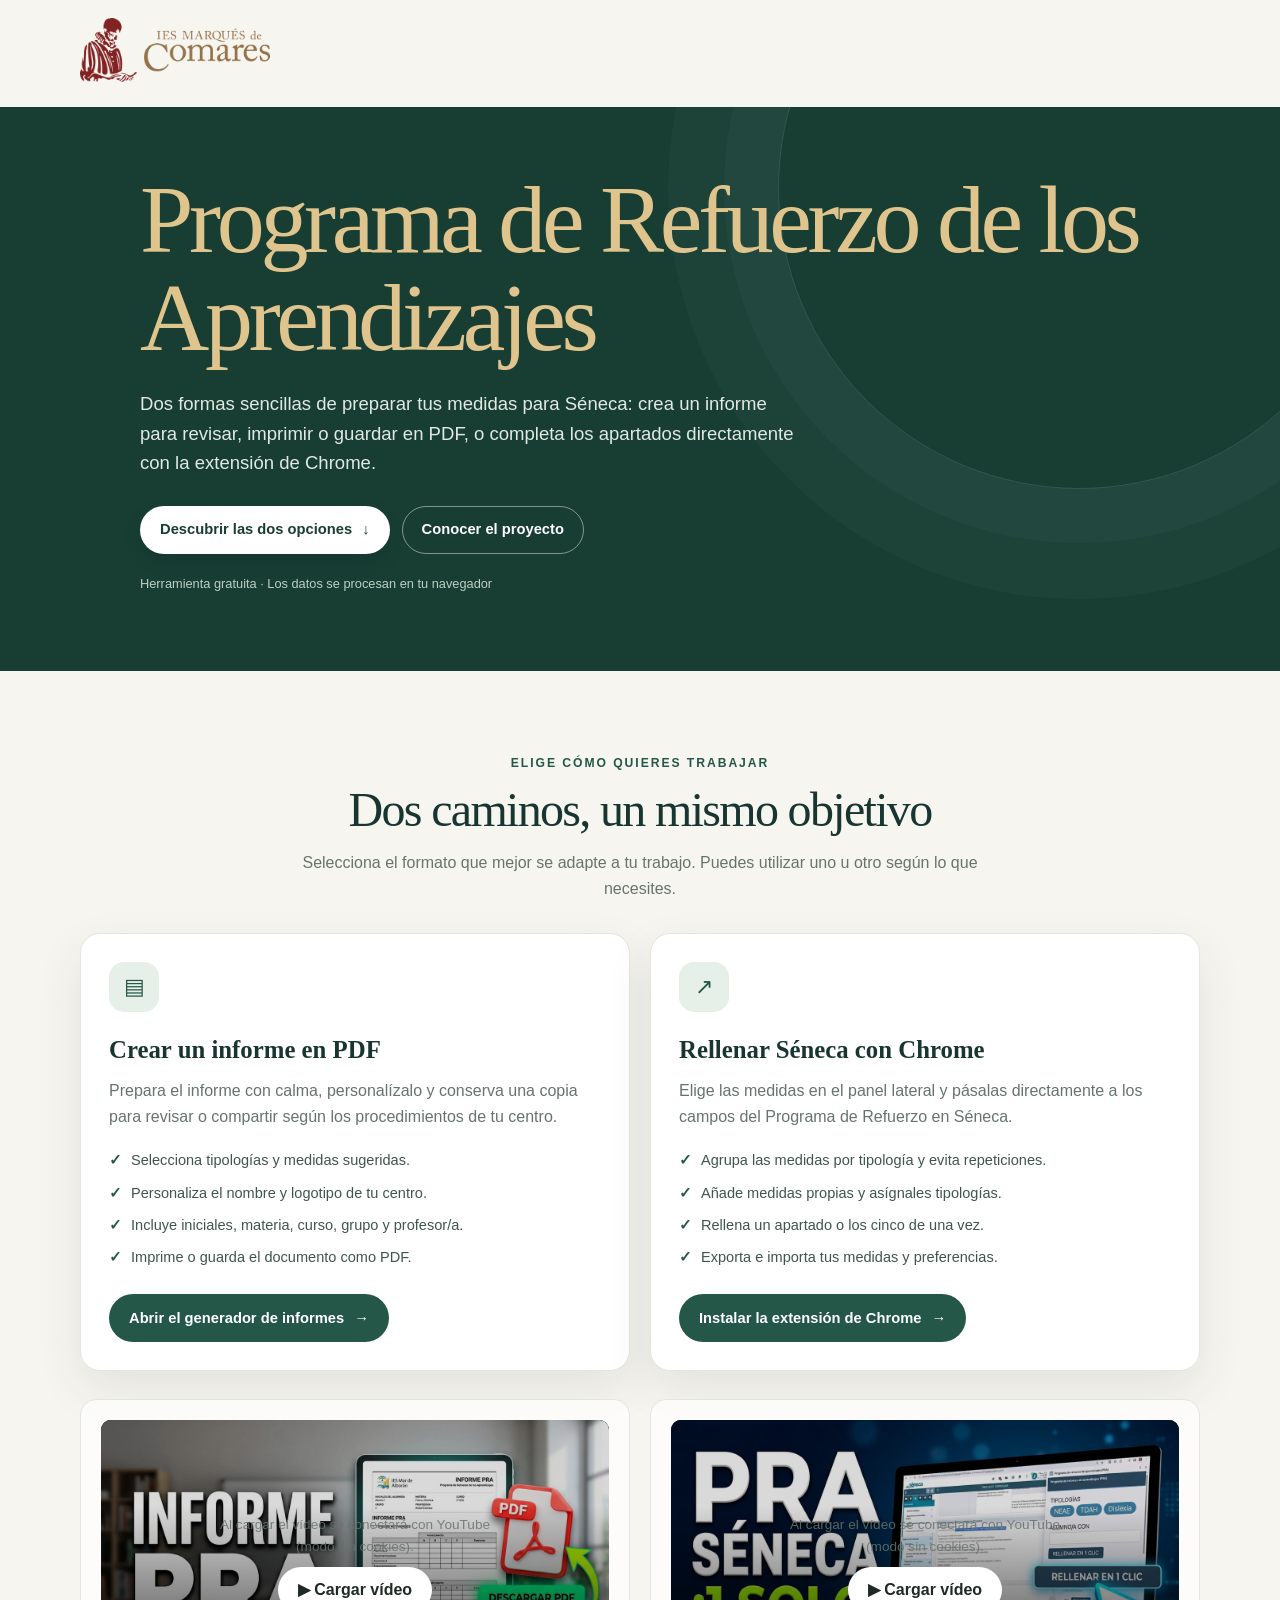
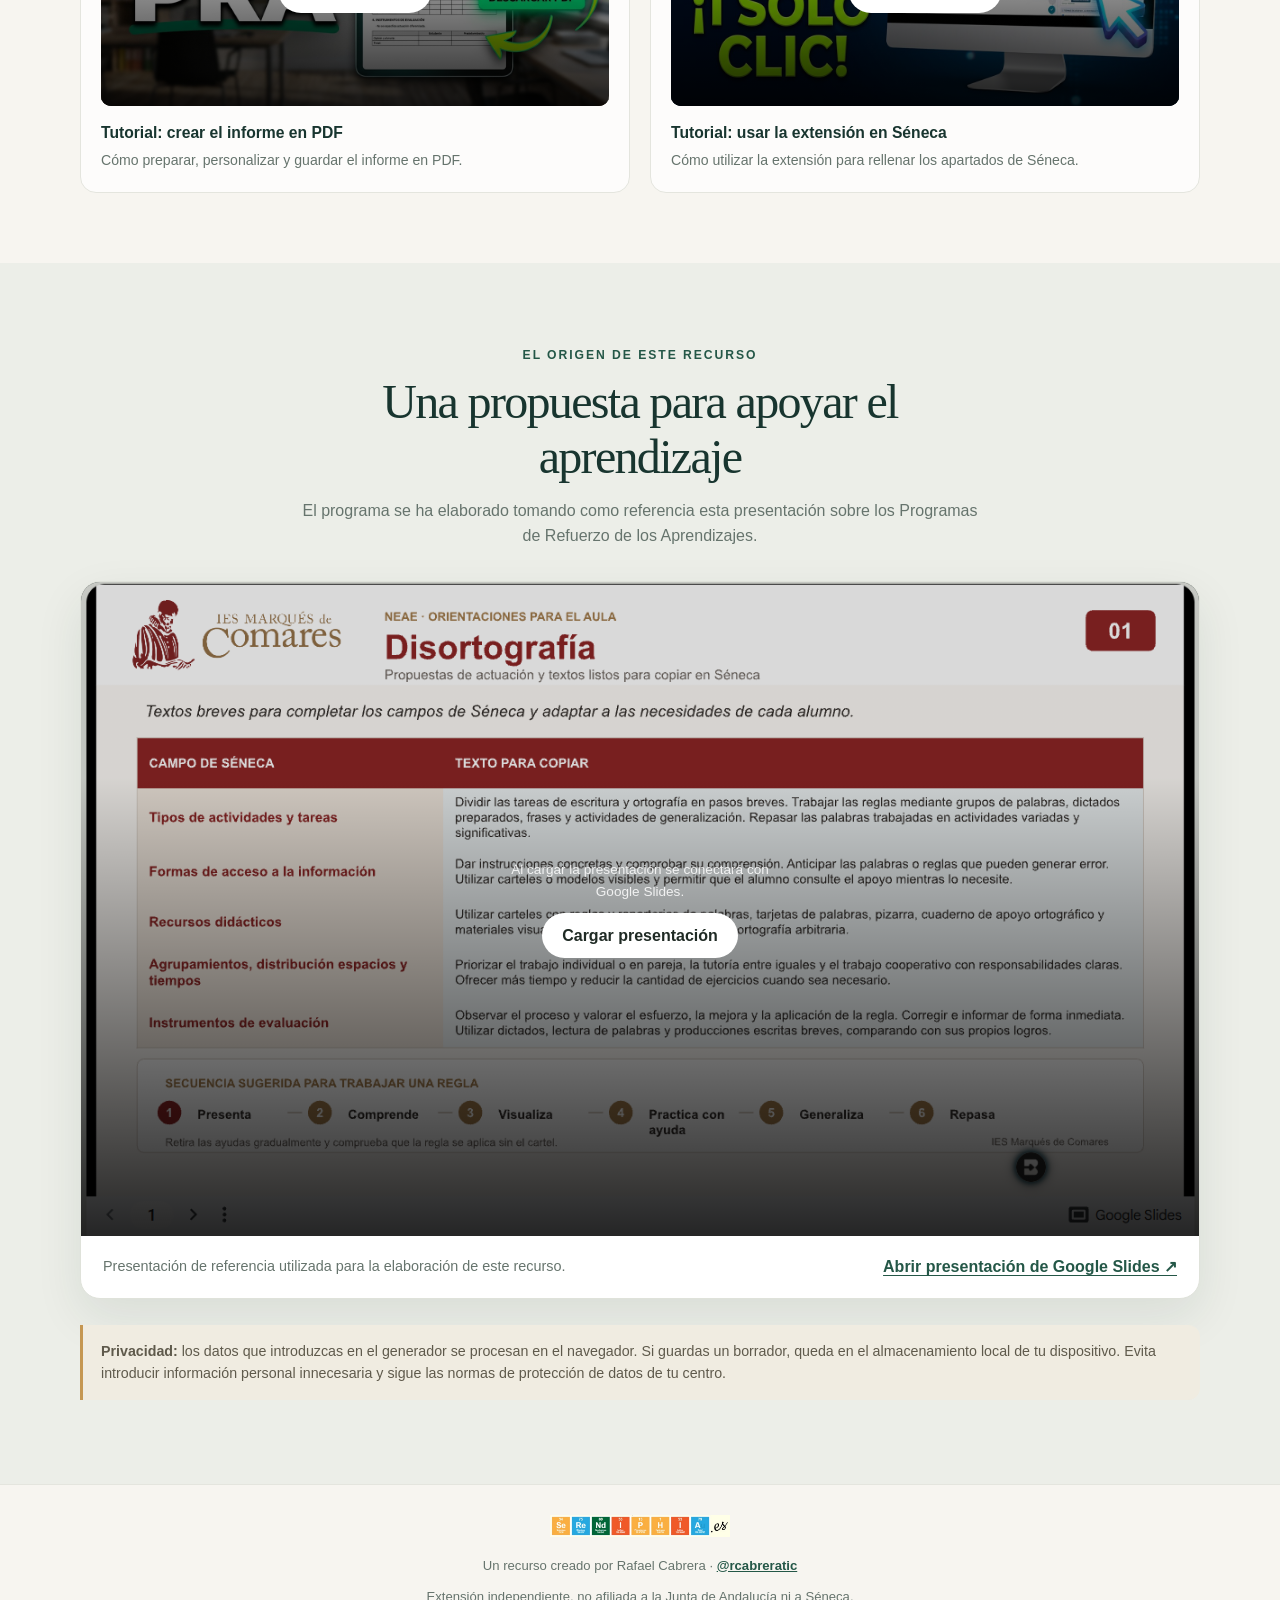
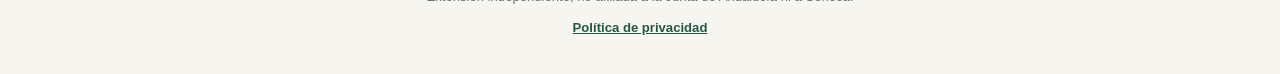
<file: index.html>
<!DOCTYPE html>
<html lang="es">
<head>
  <meta charset="UTF-8">
  <meta name="viewport" content="width=device-width, initial-scale=1">
  <meta name="theme-color" content="#f7f5f0">
  <meta name="description" content="Prepara los Programas de Refuerzo de los Aprendizajes: crea informes en PDF o rellena Séneca con la extensión PRA.">
  <title>Programas de Refuerzo de los Aprendizajes · PRA</title>
  <style>
    :root {
      color-scheme: light;
      --ink: #18352f;
      --muted: #66746d;
      --green: #245747;
      --green-dark: #183e34;
      --green-soft: #e7efe9;
      --gold: #c59752;
      --paper: #f7f5f0;
      --white: #fff;
      --line: #e4e5de;
      --shadow: 0 18px 48px rgba(24, 53, 47, .09);
      font-family: Inter, "Segoe UI", Arial, sans-serif;
      scroll-behavior: smooth;
    }

    * { box-sizing: border-box; }
    body { margin: 0; background: var(--paper); color: var(--ink); line-height: 1.6; }
    a { color: inherit; }
    img { max-width: 100%; }
    .wrap { width: min(1120px, calc(100% - 40px)); margin-inline: auto; }
    .topbar { padding: 18px 0; }
    .brand { display: inline-flex; align-items: center; gap: 14px; text-decoration: none; }
    .brand img { width: 190px; max-height: 68px; object-fit: contain; object-position: left center; }
    .hero { position: relative; overflow: hidden; padding: 64px 0 76px; background: var(--green-dark); color: var(--white); }
    .hero::after { position: absolute; top: -220px; right: -100px; width: 600px; height: 600px; border: 1px solid rgba(255,255,255,.12); border-radius: 50%; content: ""; box-shadow: 0 0 0 54px rgba(255,255,255,.025), 0 0 0 110px rgba(255,255,255,.025); pointer-events: none; }
    .hero-content { position: relative; z-index: 1; max-width: 1000px; }
    .eyebrow { margin: 0 0 16px; color: #dfc58d; font-size: .76rem; font-weight: 750; letter-spacing: .16em; text-transform: uppercase; }
    h1 { max-width: 1000px; margin: 0; color: #dfc58d; font-family: Georgia, "Times New Roman", serif; font-size: clamp(3rem, 7.5vw, 6rem); font-weight: 500; letter-spacing: -.045em; line-height: 1.02; }
    .hero-copy { max-width: 660px; margin: 22px 0 28px; color: #e1e9e3; font-size: clamp(1rem, 2vw, 1.16rem); }
    .button { display: inline-flex; min-height: 48px; align-items: center; justify-content: center; gap: 10px; border: 1px solid transparent; border-radius: 999px; padding: 11px 19px; font: inherit; font-size: .92rem; font-weight: 700; text-decoration: none; transition: transform .18s ease, background .18s ease, box-shadow .18s ease; }
    .button:hover { transform: translateY(-2px); }
    .button-light { background: var(--white); color: var(--green-dark); box-shadow: 0 8px 18px rgba(0,0,0,.12); }
    .button-outline { border-color: rgba(255,255,255,.45); color: var(--white); }
    .hero-actions { display: flex; flex-wrap: wrap; gap: 12px; }
    .hero-note { margin: 20px 0 0; color: #bfcfc4; font-size: .8rem; }
    .section { padding: 70px 0; }
    .section-heading { max-width: 680px; margin: 0 auto 32px; text-align: center; }
    .section-heading .eyebrow { margin-bottom: 9px; color: var(--green); }
    h2 { margin: 0; font-family: Georgia, "Times New Roman", serif; font-size: clamp(2rem, 4vw, 3rem); font-weight: 500; letter-spacing: -.035em; line-height: 1.15; }
    .section-heading p { margin: 13px 0 0; color: var(--muted); }
    .options { display: grid; grid-template-columns: repeat(2, minmax(0, 1fr)); gap: 20px; }
    .option-card { display: flex; min-height: 100%; flex-direction: column; border: 1px solid var(--line); border-radius: 20px; background: var(--white); padding: 28px; box-shadow: var(--shadow); }
    .option-icon { display: grid; width: 50px; height: 50px; place-items: center; border-radius: 15px; background: var(--green-soft); color: var(--green); font-size: 1.35rem; }
    .option-card h3 { margin: 18px 0 8px; font-family: Georgia, "Times New Roman", serif; font-size: 1.55rem; font-weight: 600; }
    .option-card p { margin: 0; color: var(--muted); }
    .option-card ul { display: grid; gap: 9px; margin: 20px 0 25px; padding: 0; list-style: none; color: #40554c; font-size: .91rem; }
    .option-card li { display: flex; gap: 9px; align-items: flex-start; }
    .option-card li::before { content: "✓"; color: var(--green); font-weight: 800; }
    .option-card .button { width: fit-content; margin-top: auto; }
    .button-green { background: var(--green); color: var(--white); }
    .button-green:hover { background: var(--green-dark); }
    .video-row { display: grid; grid-template-columns: repeat(2, minmax(0, 1fr)); gap: 20px; margin-top: 28px; }
    .video-card { display: block; border: 1px solid var(--line); border-radius: 16px; background: rgba(255,255,255,.72); padding: 20px; }
    .video-frame { position: relative; aspect-ratio: 16 / 9; margin-bottom: 14px; overflow: hidden; border-radius: 10px; background: #000; }
    .video-frame iframe { position: absolute; inset: 0; width: 100%; height: 100%; border: 0; }
    .video-icon { display: grid; width: 42px; height: 42px; flex: 0 0 auto; place-items: center; border-radius: 50%; background: #f8e8e5; color: #a64235; font-size: 1rem; }
    .video-card h3 { margin: 0 0 4px; font-size: .98rem; }
    .video-card p { margin: 0; color: var(--muted); font-size: .88rem; }
    .presentation { background: #eceee8; }
    .embed-gate { position: absolute; inset: 0; display: flex; flex-direction: column; align-items: center; justify-content: center; gap: 10px; padding: 16px; text-align: center; background: #1f2a24; color: #fff; }
    .embed-gate { background: #1f2a24 var(--thumb, none) center / cover no-repeat; }
    .embed-gate::before { content: ""; position: absolute; inset: 0; background: linear-gradient(to top, rgba(0,0,0,.85), rgba(0,0,0,.15) 70%); }
    .embed-gate > * { position: relative; }
    .embed-gate p { margin: 0; font-size: .85rem; max-width: 36ch; opacity: .85; }
    .embed-gate button { cursor: pointer; border: 0; border-radius: 999px; padding: 10px 20px; font: inherit; font-weight: 700; background: #fff; color: #1f2a24; }
    .embed-gate button:focus-visible { outline: 3px solid #8fd19e; outline-offset: 2px; }
    .presentation-embed { position: relative; aspect-ratio: 1280 / 749; min-height: 300px; }
    .presentation-embed iframe { position: absolute; inset: 0; width: 100%; height: 100%; border: 0; }
    .presentation-panel { overflow: hidden; border: 1px solid #dfe2da; border-radius: 20px; background: var(--white); box-shadow: var(--shadow); }
    .presentation-frame { width: 100%; aspect-ratio: 1280 / 749; min-height: 300px; border: 0; display: block; background: #e8ebe5; }
    .presentation-caption { display: flex; flex-wrap: wrap; align-items: center; justify-content: space-between; gap: 14px; padding: 18px 22px; }
    .presentation-caption p { margin: 0; color: var(--muted); font-size: .9rem; }
    .text-link { color: var(--green); font-weight: 700; text-decoration-thickness: 1px; text-underline-offset: 3px; }
    .privacy-note { margin-top: 26px; border-left: 3px solid var(--gold); border-radius: 0 12px 12px 0; background: #f0ece1; padding: 15px 18px; color: #5f5a4c; font-size: .89rem; }
    footer { padding: 30px 0 36px; border-top: 1px solid var(--line); text-align: center; }
    footer img { width: 180px; max-height: 82px; object-fit: contain; }
    footer p { margin: 10px 0 0; color: var(--muted); font-size: .82rem; }
    footer a { color: var(--green); font-weight: 650; }
    :focus-visible { outline: 3px solid #d7ae65; outline-offset: 3px; }

    @media (max-width: 700px) {
      .wrap { width: min(100% - 28px, 520px); }
      .topbar { padding: 13px 0; }
      .brand img { width: 150px; }
      .hero { padding: 48px 0 56px; }
      .section { padding: 54px 0; }
      .options, .video-row { grid-template-columns: 1fr; }
      .option-card { padding: 24px; }
      .presentation-frame { min-height: 240px; }
      .presentation-caption { align-items: flex-start; flex-direction: column; padding: 16px; }
    }

    @media (prefers-reduced-motion: reduce) {
      *, *::before, *::after { scroll-behavior: auto !important; transition-duration: .01ms !important; }
    }
  </style>
</head>
<body>
  <header class="topbar">
    <div class="wrap">
      <a class="brand" href="./index.html" aria-label="PRA, inicio">
        <img src="./Logo_Comares_Color_Horizontal%20(1).png" alt="IES Marqués de Comares">
      </a>
    </div>
  </header>

  <main>
    <section class="hero">
      <div class="wrap hero-content">
        <h1>Programa de Refuerzo de los Aprendizajes</h1>
        <p class="hero-copy">Dos formas sencillas de preparar tus medidas para Séneca: crea un informe para revisar, imprimir o guardar en PDF, o completa los apartados directamente con la extensión de Chrome.</p>
        <div class="hero-actions">
          <a class="button button-light" href="#opciones">Descubrir las dos opciones <span aria-hidden="true">↓</span></a>
          <a class="button button-outline" href="#presentacion">Conocer el proyecto</a>
        </div>
        <p class="hero-note">Herramienta gratuita · Los datos se procesan en tu navegador</p>
      </div>
    </section>

    <section class="section" id="opciones">
      <div class="wrap">
        <div class="section-heading">
          <p class="eyebrow">Elige cómo quieres trabajar</p>
          <h2>Dos caminos, un mismo objetivo</h2>
          <p>Selecciona el formato que mejor se adapte a tu trabajo. Puedes utilizar uno u otro según lo que necesites.</p>
        </div>

        <div class="options">
          <article class="option-card">
            <div class="option-icon" aria-hidden="true">▤</div>
            <h3>Crear un informe en PDF</h3>
            <p>Prepara el informe con calma, personalízalo y conserva una copia para revisar o compartir según los procedimientos de tu centro.</p>
            <ul>
              <li>Selecciona tipologías y medidas sugeridas.</li>
              <li>Personaliza el nombre y logotipo de tu centro.</li>
              <li>Incluye iniciales, materia, curso, grupo y profesor/a.</li>
              <li>Imprime o guarda el documento como PDF.</li>
            </ul>
            <a class="button button-green" href="./generador.html">Abrir el generador de informes <span aria-hidden="true">→</span></a>
          </article>

          <article class="option-card">
            <div class="option-icon" aria-hidden="true">↗</div>
            <h3>Rellenar Séneca con Chrome</h3>
            <p>Elige las medidas en el panel lateral y pásalas directamente a los campos del Programa de Refuerzo en Séneca.</p>
            <ul>
              <li>Agrupa las medidas por tipología y evita repeticiones.</li>
              <li>Añade medidas propias y asígnales tipologías.</li>
              <li>Rellena un apartado o los cinco de una vez.</li>
              <li>Exporta e importa tus medidas y preferencias.</li>
            </ul>
            <a class="button button-green" href="https://chromewebstore.google.com/detail/npcffficjgiapmabbjfcmpeaoklkjbod?utm_source=item-share-cb" target="_blank" rel="noopener noreferrer">Instalar la extensión de Chrome <span aria-hidden="true">→</span></a>
          </article>
        </div>

        <div class="video-row" aria-label="Tutoriales en vídeo">
          <article class="video-card">
            <div class="video-frame" data-embed="https://www.youtube-nocookie.com/embed/Iz-auj3436E?autoplay=1" data-title="Tutorial: crear el informe en PDF" data-allow="autoplay; clipboard-write; encrypted-media; picture-in-picture; web-share">
              <div class="embed-gate" style="--thumb: url('./video-Iz-auj3436E.jpg')"><p>Al cargar el vídeo se conectará con YouTube (modo sin cookies).</p><button type="button">▶ Cargar vídeo</button></div>
            </div>
            <h3>Tutorial: crear el informe en PDF</h3>
            <p>Cómo preparar, personalizar y guardar el informe en PDF.</p>
          </article>
          <article class="video-card">
            <div class="video-frame" data-embed="https://www.youtube-nocookie.com/embed/8TZUcsEJghQ?autoplay=1" data-title="Tutorial: usar la extensión en Séneca" data-allow="autoplay; clipboard-write; encrypted-media; picture-in-picture; web-share">
              <div class="embed-gate" style="--thumb: url('./video-8TZUcsEJghQ.jpg')"><p>Al cargar el vídeo se conectará con YouTube (modo sin cookies).</p><button type="button">▶ Cargar vídeo</button></div>
            </div>
            <h3>Tutorial: usar la extensión en Séneca</h3>
            <p>Cómo utilizar la extensión para rellenar los apartados de Séneca.</p>
          </article>
        </div>
      </div>
    </section>

    <section class="section presentation" id="presentacion">
      <div class="wrap">
        <div class="section-heading">
          <p class="eyebrow">El origen de este recurso</p>
          <h2>Una propuesta para apoyar el aprendizaje</h2>
          <p>El programa se ha elaborado tomando como referencia esta presentación sobre los Programas de Refuerzo de los Aprendizajes.</p>
        </div>
        <div class="presentation-panel">
          <div class="presentation-embed" data-embed="https://docs.google.com/presentation/d/e/2PACX-1vTUOOKJ-Lp1gvB6zQZunNJ0k4Qh9GipNycrqe0082Oa21IdQi79-sjpCJOsLf9EA9wyCY4RcBlQVU7k/pubembed?start=false&amp;loop=false&amp;delayms=3000" data-title="Presentación de referencia sobre los Programas de Refuerzo de los Aprendizajes" data-allow="fullscreen">
            <div class="embed-gate" style="--thumb: url('./presentacion-portada.png')"><p>Al cargar la presentación se conectará con Google Slides.</p><button type="button">Cargar presentación</button></div>
          </div>
          <div class="presentation-caption">
            <p>Presentación de referencia utilizada para la elaboración de este recurso.</p>
            <a class="text-link" href="https://docs.google.com/presentation/d/1Jqb0a2daAcAahggAgpCVN_IayaOB4yKEFzpl014QCHo/edit?usp=sharing" target="_blank" rel="noopener noreferrer">Abrir presentación de Google Slides ↗</a>
          </div>
        </div>
        <p class="privacy-note"><strong>Privacidad:</strong> los datos que introduzcas en el generador se procesan en el navegador. Si guardas un borrador, queda en el almacenamiento local de tu dispositivo. Evita introducir información personal innecesaria y sigue las normas de protección de datos de tu centro.</p>
      </div>
    </section>
  </main>

  <footer>
    <div class="wrap">
      <img src="./nombreserendipia.jpg" alt="Serendiphia.es · Rafael Cabrera">
      <p>Un recurso creado por Rafael Cabrera · <a href="https://twitter.com/rcabreratic" target="_blank" rel="noopener noreferrer">@rcabreratic</a></p>
      <p>Extensión independiente, no afiliada a la Junta de Andalucía ni a Séneca.</p>
      <p><a href="./privacidad.html">Política de privacidad</a></p>
    </div>
  </footer>
  <script>
    document.querySelectorAll('[data-embed]').forEach(function (box) {
      box.querySelector('.embed-gate button').addEventListener('click', function () {
        var f = document.createElement('iframe');
        f.src = box.dataset.embed;
        f.title = box.dataset.title;
        f.allow = box.dataset.allow;
        f.referrerPolicy = 'strict-origin-when-cross-origin';
        f.allowFullscreen = true;
        box.replaceChildren(f);
        f.focus();
      });
    });
  </script>
</body>
</html>
</file>
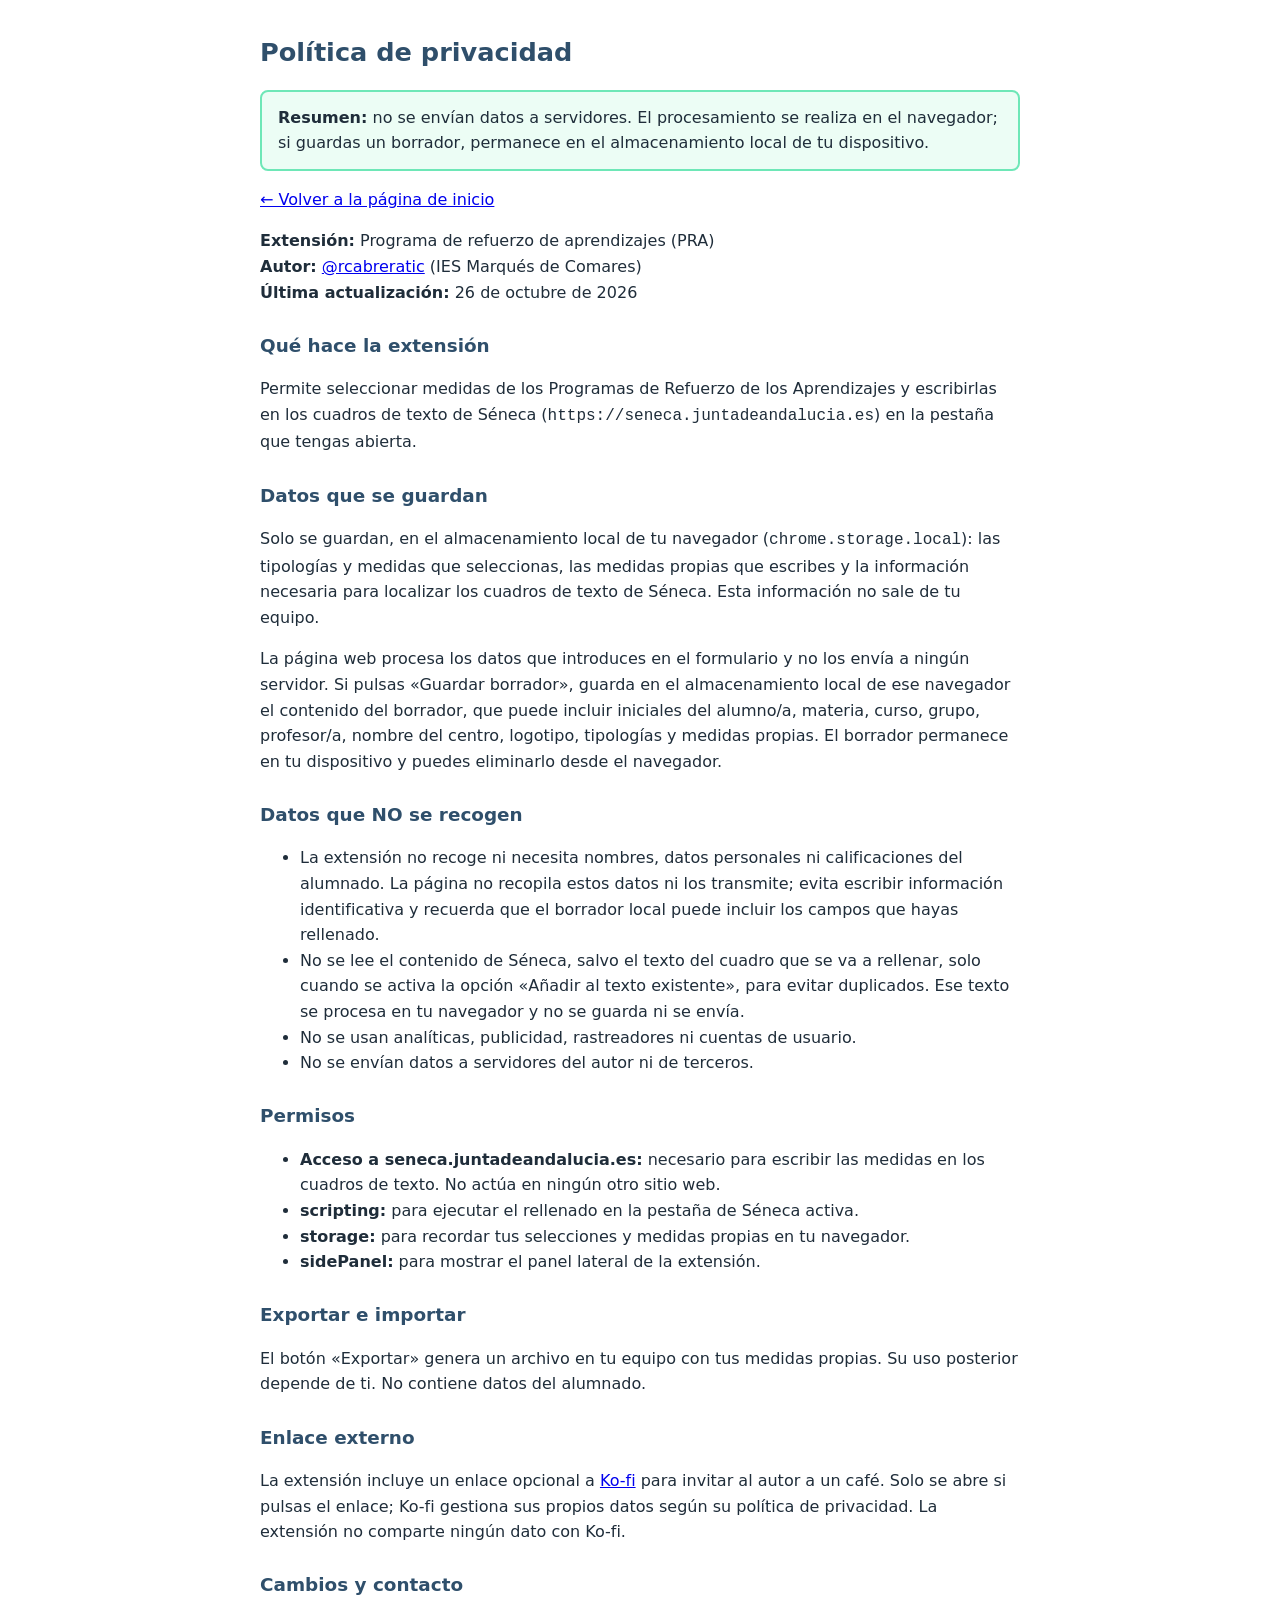
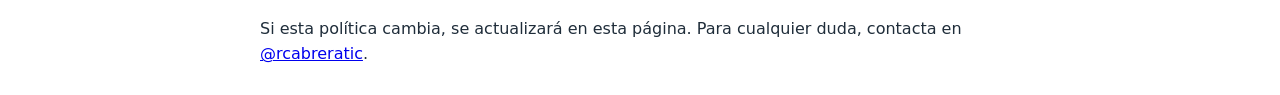
<file: privacidad.html>
<!DOCTYPE html>
<html lang="es">
<head>
<meta charset="UTF-8">
<meta name="viewport" content="width=device-width, initial-scale=1">
<title>Política de privacidad · Programa de refuerzo de aprendizajes (PRA)</title>
<style>
body { font: 16px/1.6 system-ui, sans-serif; max-width: 760px; margin: 2rem auto; padding: 0 1rem; color: #1f2d3a; }
h1 { color: #2f4f6b; font-size: 1.6rem; }
h2 { color: #2f4f6b; font-size: 1.15rem; margin-top: 1.6rem; }
</style>
</head>
<body>
<h1>Política de privacidad</h1>
<p style="background:#ecfdf5;border:2px solid #6ee7b7;border-radius:8px;padding:.8rem 1rem;"><strong>Resumen:</strong> no se envían datos a servidores. El procesamiento se realiza en el navegador; si guardas un borrador, permanece en el almacenamiento local de tu dispositivo.</p>
<p><a href="./index.html">← Volver a la página de inicio</a></p>
<p><strong>Extensión:</strong> Programa de refuerzo de aprendizajes (PRA)<br>
<strong>Autor:</strong> <a href="https://twitter.com/rcabreratic">@rcabreratic</a> (IES Marqués de Comares)<br>
<strong>Última actualización:</strong> 26 de octubre de 2026</p>

<h2>Qué hace la extensión</h2>
<p>Permite seleccionar medidas de los Programas de Refuerzo de los Aprendizajes y escribirlas en los cuadros de texto de Séneca (<code>https://seneca.juntadeandalucia.es</code>) en la pestaña que tengas abierta.</p>

<h2>Datos que se guardan</h2>
<p>Solo se guardan, en el almacenamiento local de tu navegador (<code>chrome.storage.local</code>): las tipologías y medidas que seleccionas, las medidas propias que escribes y la información necesaria para localizar los cuadros de texto de Séneca. Esta información no sale de tu equipo.</p>
<p>La página web procesa los datos que introduces en el formulario y no los envía a ningún servidor. Si pulsas «Guardar borrador», guarda en el almacenamiento local de ese navegador el contenido del borrador, que puede incluir iniciales del alumno/a, materia, curso, grupo, profesor/a, nombre del centro, logotipo, tipologías y medidas propias. El borrador permanece en tu dispositivo y puedes eliminarlo desde el navegador.</p>

<h2>Datos que NO se recogen</h2>
<ul>
<li>La extensión no recoge ni necesita nombres, datos personales ni calificaciones del alumnado. La página no recopila estos datos ni los transmite; evita escribir información identificativa y recuerda que el borrador local puede incluir los campos que hayas rellenado.</li>
<li>No se lee el contenido de Séneca, salvo el texto del cuadro que se va a rellenar, solo cuando se activa la opción «Añadir al texto existente», para evitar duplicados. Ese texto se procesa en tu navegador y no se guarda ni se envía.</li>
<li>No se usan analíticas, publicidad, rastreadores ni cuentas de usuario.</li>
<li>No se envían datos a servidores del autor ni de terceros.</li>
</ul>

<h2>Permisos</h2>
<ul>
<li><strong>Acceso a seneca.juntadeandalucia.es:</strong> necesario para escribir las medidas en los cuadros de texto. No actúa en ningún otro sitio web.</li>
<li><strong>scripting:</strong> para ejecutar el rellenado en la pestaña de Séneca activa.</li>
<li><strong>storage:</strong> para recordar tus selecciones y medidas propias en tu navegador.</li>
<li><strong>sidePanel:</strong> para mostrar el panel lateral de la extensión.</li>
</ul>

<h2>Exportar e importar</h2>
<p>El botón «Exportar» genera un archivo en tu equipo con tus medidas propias. Su uso posterior depende de ti. No contiene datos del alumnado.</p>

<h2>Enlace externo</h2>
<p>La extensión incluye un enlace opcional a <a href="https://ko-fi.com/rcabreratic">Ko-fi</a> para invitar al autor a un café. Solo se abre si pulsas el enlace; Ko-fi gestiona sus propios datos según su política de privacidad. La extensión no comparte ningún dato con Ko-fi.</p>

<h2>Cambios y contacto</h2>
<p>Si esta política cambia, se actualizará en esta página. Para cualquier duda, contacta en <a href="https://twitter.com/rcabreratic">@rcabreratic</a>.</p>
</body>
</html>
</file>
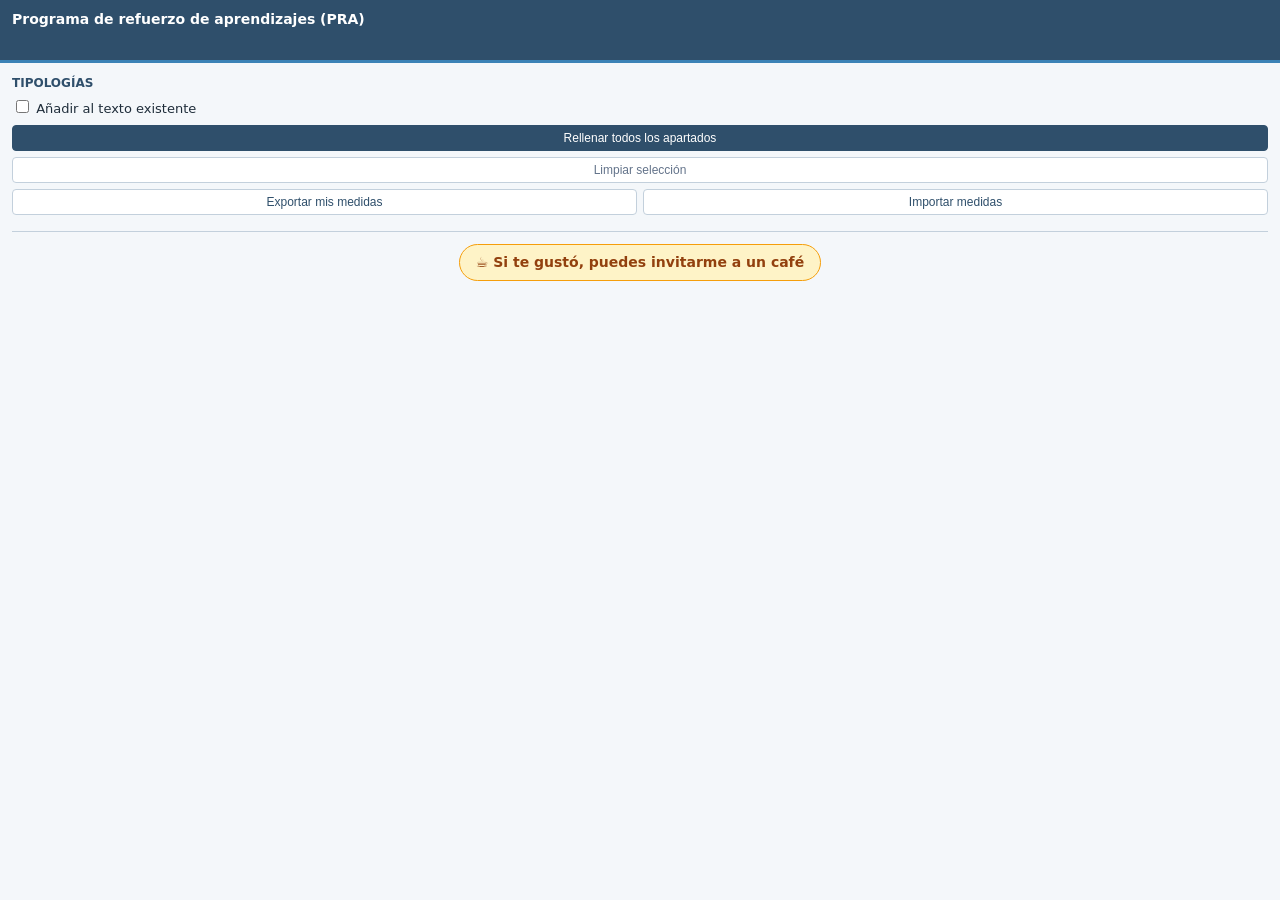
<file: extension/panel.html>
<!DOCTYPE html>
<html lang="es">
<head>
  <meta charset="UTF-8">
  <title>Programa de refuerzo de aprendizajes (PRA)</title>
  <link rel="stylesheet" href="panel.css">
</head>
<body>
  <header>
    <h1>Programa de refuerzo de aprendizajes (PRA)</h1>
    <p id="status" class="status"></p>
  </header>

  <section>
    <h2>Tipologías</h2>
    <div id="typologies" class="chips"></div>
  </section>

  <section class="row">
    <label><input type="checkbox" id="append"> Añadir al texto existente</label>
    <button id="fillAll" class="primary">Rellenar todos los apartados</button>
    <button id="reset" class="ghost">Limpiar selección</button>
    <div class="io">
      <button id="export">Exportar mis medidas</button>
      <button id="import">Importar medidas</button>
      <input type="file" id="importFile" accept="application/json,.json" hidden>
    </div>
  </section>

  <div id="sections"></div>

  <div id="thanks" class="thanks" hidden>
    <p>¡Listo! Si te gustó, puedes invitarme a un café.</p>
    <a class="coffee" href="https://ko-fi.com/rcabreratic" target="_blank" rel="noopener noreferrer">☕ Invítame a un café</a>
    <button id="thanksClose" class="ghost">Ahora no</button>
  </div>

  <script src="data.js"></script>
  <footer class="foot">
    <a class="coffee" href="https://ko-fi.com/rcabreratic" target="_blank" rel="noopener noreferrer">☕ Si te gustó, puedes invitarme a un café</a>
  </footer>
  <script src="panel.js"></script>
</body>
</html>
</file>
<file: extension/panel.css>
:root { --azul: #2f4f6b; --azul-claro: #dce6ef; --acento: #3b82b6; --borde: #c3d0dc; }
body { font: 13px/1.4 system-ui, sans-serif; margin: 0; padding: 0 12px 12px; color: #1f2d3a; background: #f4f7fa; }
header { background: var(--azul); color: #fff; margin: 0 -12px 8px; padding: 10px 12px; border-bottom: 3px solid var(--acento); }
h1 { font-size: 14px; margin: 0 0 4px; }
h2 { font-size: 12px; text-transform: uppercase; margin: 12px 0 6px; color: var(--azul); }
.status { margin: 0; font-size: 12px; min-height: 16px; color: #dce6ef; }
.status.err { color: #ffd1d1; font-weight: 600; }
.chips { display: flex; flex-wrap: wrap; gap: 4px; }
.chip { border: 1px solid var(--borde); border-radius: 999px; padding: 3px 9px; background: #fff; cursor: pointer; font-size: 12px; }
.chip.on { background: var(--acento); color: #fff; border-color: var(--acento); }
.row { display: flex; flex-direction: column; gap: 6px; }
button { cursor: pointer; border-radius: 4px; border: 1px solid var(--borde); background: #fff; padding: 5px 9px; font-size: 12px; color: var(--azul); }
button.primary { background: var(--azul); color: #fff; border-color: var(--azul); }
button.ghost { color: #64748b; }
.foot { margin-top: 16px; padding-top: 12px; border-top: 1px solid var(--borde); text-align: center; }
a.coffee { display: inline-block; background: #fef3c7; color: #92400e; border: 1px solid #f59e0b; border-radius: 999px; padding: 8px 16px; font-size: 14px; font-weight: 600; text-decoration: none; }
a.coffee:hover { background: #fde68a; }
.thanks { position: fixed; left: 12px; right: 12px; bottom: 12px; z-index: 10; background: #fff; border: 1px solid var(--borde); border-top: 3px solid #f59e0b; border-radius: 6px; padding: 12px; text-align: center; box-shadow: 0 4px 14px rgba(0,0,0,.2); }
.thanks[hidden] { display: none; }
.thanks p { margin: 0 0 8px; font-size: 14px; font-weight: 600; color: var(--azul); }
.thanks button { margin-left: 6px; }
.io { display: flex; gap: 6px; }
.io button { flex: 1; }
.sec { border: 1px solid var(--borde); background: #fff; border-radius: 4px; margin-top: 10px; overflow: hidden; }
.sec h3 { font-size: 12px; margin: 0; padding: 6px 8px; background: var(--azul-claro); color: var(--azul); }
.sec .list, .sec textarea, .sec .actions, .sec .mapped, .sec .unmapped { margin-left: 8px; margin-right: 8px; }
.sec .list { margin-top: 6px; }
.sec label.m { display: flex; gap: 6px; align-items: flex-start; margin: 4px 0; }
.sec label.m .txt { flex: 1; }
button.mini { padding: 1px 6px; font-size: 11px; }
button.danger { color: #b91c1c; }
.sec .actions { display: flex; gap: 6px; margin-top: 6px; flex-wrap: wrap; }
.sec textarea { width: calc(100% - 16px); box-sizing: border-box; margin-top: 6px; font: inherit; border: 1px solid var(--borde); }
.mapped { font-size: 11px; color: #2e7d57; padding-bottom: 6px; }
.unmapped { font-size: 11px; color: #b45309; padding-bottom: 6px; }
</file>
